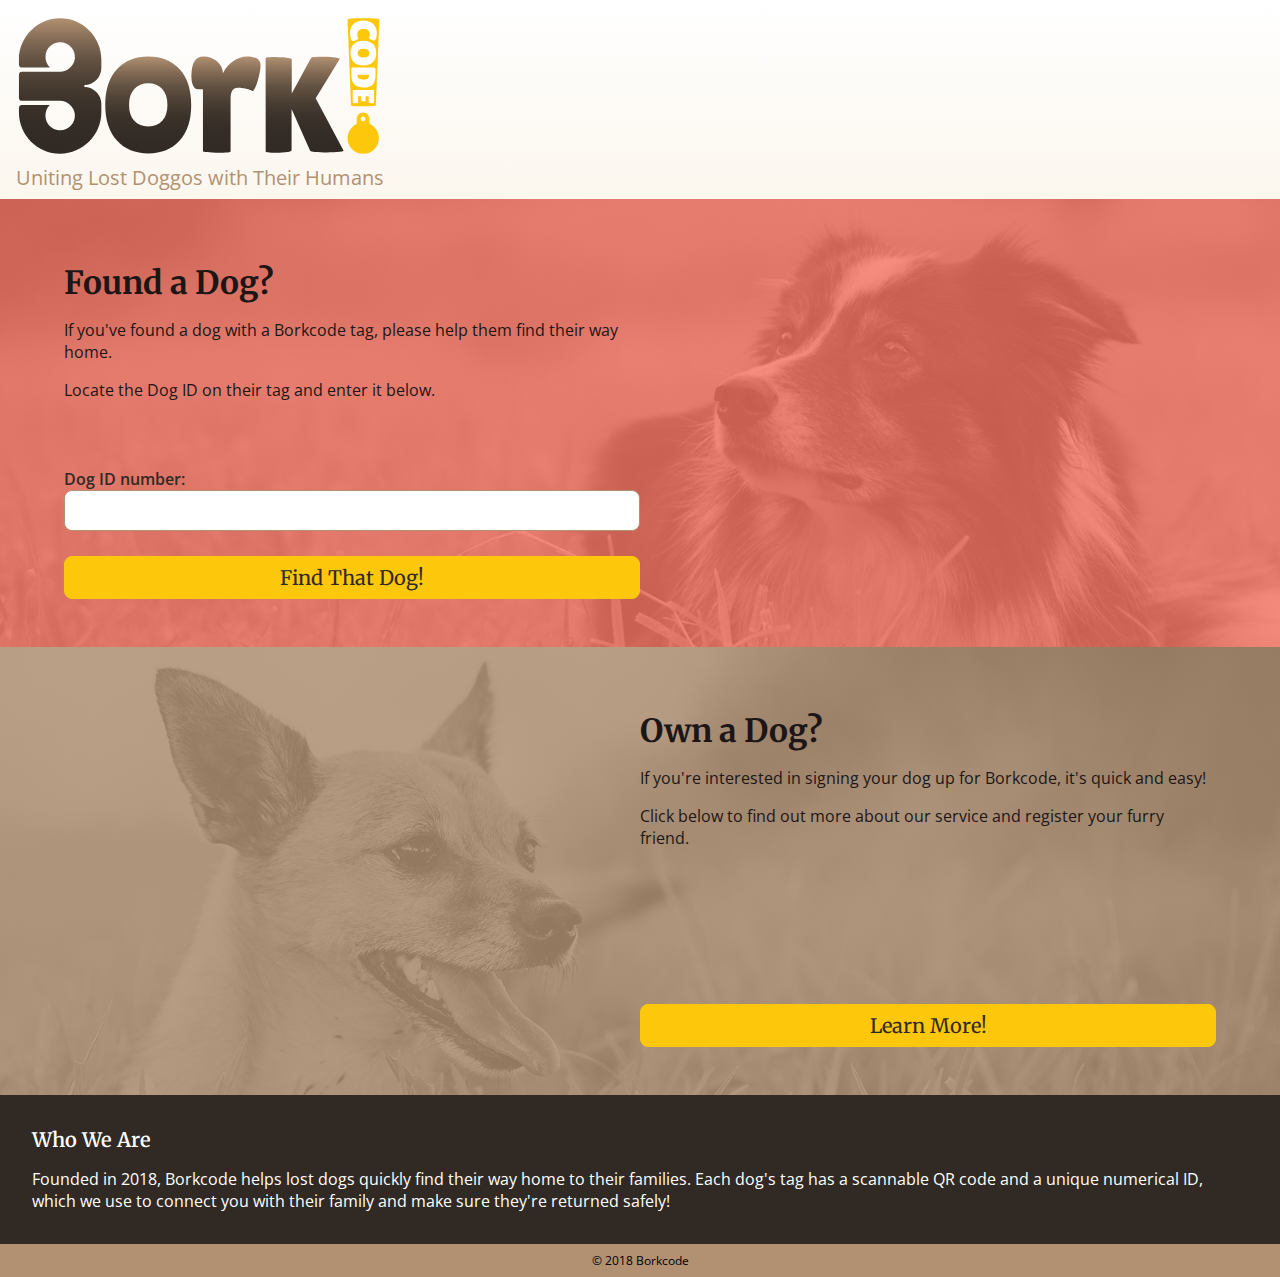
<file: index.html>
<!DOCTYPE html>
<html lang="en">
<head>
  <title>Borkcode</title>
  <meta charset="utf-8">
  <meta name="viewport" content="width=device-width, initial-scale=1">
  <!-- Favicon -->
  <link rel="shortcut icon" type="image/png" href="https://borkcode.com/favicon.png">
  <!-- Stylesheets -->
  <link href="https://fonts.googleapis.com/css?family=Merriweather:900" rel="stylesheet">
  <link href="https://fonts.googleapis.com/css?family=Open+Sans:400,600" rel="stylesheet">
  <link rel="stylesheet" href="styles/index.css" type="text/css">
</head>
<body>
  <article>
    
    <header>
      <h1><a href="index.html"><img src="images/logo.svg" alt="Borkcode logo" id="logo"></a></h1>
      <h2>Uniting Lost Doggos with Their Humans</h2>
    </header>

    <!-- Form fields here -->
    <form id="register" name="register">
      <h3>Own a Dog?</h3>
      <p>If you're interested in signing your dog up for Borkcode, it's quick and easy!</p>
      <p>Click below to find out more about our service and register your furry friend.</p>
      <button id="learn">Learn More!</button>
    </form>
    <form id="foundDog" name="foundDog">
      <h3>Found a Dog?</h3>
      <p>If you've found a dog with a Borkcode tag, please help them find their way home.</p>
      <p>Locate the Dog ID on their tag and enter it below.</p>
      <label>Dog ID number:
        <input name="dogId" type="number" required>
      </label>
      <div id="message"></div>
      <button id="submit">Find That Dog!</button>
    </form>
    
    <aside>
      <h4>Who We Are</h4>
      <p>Founded in 2018, Borkcode helps lost dogs quickly find their way home to their families. Each dog's tag has a scannable QR code and a unique numerical ID, which we use to connect you with their family and make sure they're returned safely!</p>
    </aside>

  </article>
  <footer>
    <p>&copy; 2018 Borkcode</p>
  </footer>
<script src="js/found.js"></script>
</body>
</html>
</file>
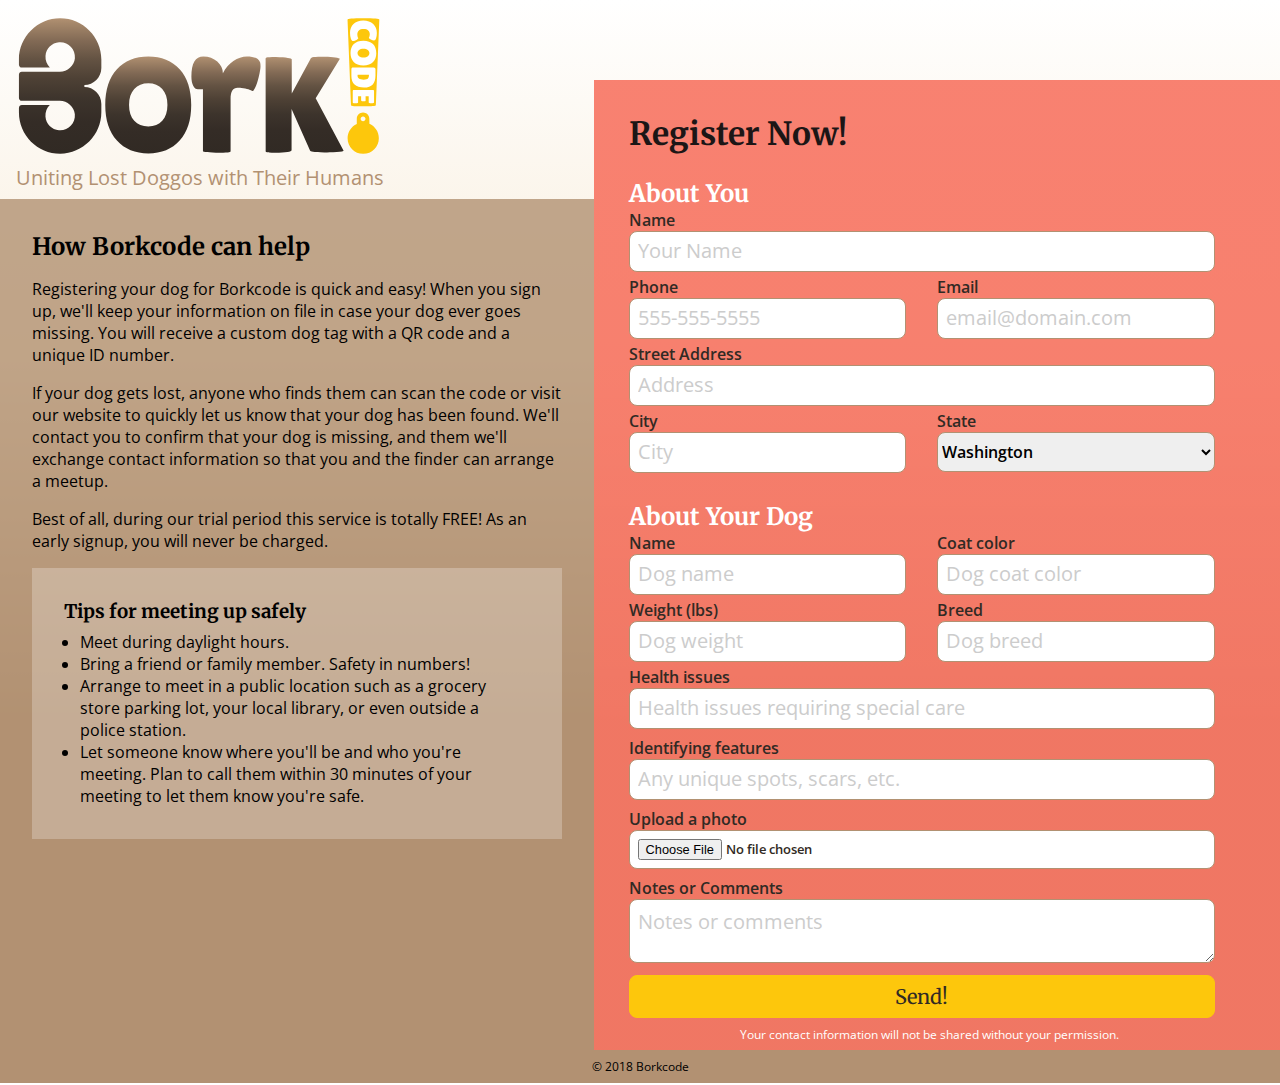
<file: register.html>
<!DOCTYPE html>
<html lang="en">
<head>
  <title>Borkcode</title>
  <meta charset="utf-8">
  <meta name="viewport" content="width=device-width, initial-scale=1">
  <!-- Favicon -->
  <link rel="shortcut icon" type="image/png" href="https://borkcode.com/favicon.png">
  <!-- Stylesheets -->
  <link href="https://fonts.googleapis.com/css?family=Merriweather:900" rel="stylesheet">
  <link href="https://fonts.googleapis.com/css?family=Open+Sans:400,600" rel="stylesheet">
  <link rel="stylesheet" href="styles/register.css" type="text/css">
  <!-- Vue -->
</head>
<body>
  <article>
    <header>
      <h1><a href="index.html"><img src="images/logo.svg" alt="Borkcode logo" id="logo"></a></h1>
      <h2>Uniting Lost Doggos with Their Humans</h2>
    </header>
    
    <section>
      <h5>How Borkcode can help</h5>
      <p>Registering your dog for Borkcode is quick and easy! When you sign up, we'll keep your information on file in case your dog ever goes missing. You will receive a custom dog tag with a QR code and a unique ID number.</p>
      <p>If your dog gets lost, anyone who finds them can scan the code or visit our website to quickly let us know that your dog has been found. We'll contact you to confirm that your dog is missing, and them we'll exchange contact information so that you and the finder can arrange a meetup.</p>
      <p>Best of all, during our trial period this service is totally FREE! As an early signup, you will never be charged.</p>
      
      <ul id="safety">
        <li><h6>Tips for meeting up safely</h6></li>
        <li>Meet during daylight hours.</li>
        <li>Bring a friend or family member. Safety in numbers!</li>
        <li>Arrange to meet in a public location such as a grocery store parking lot, your local library, or even outside a police station.</li>
        <li>Let someone know where you'll be and who you're meeting. Plan to call them within 30 minutes of your meeting to let them know you're safe.</li>
      </ul>
    </section>
    
    <!-- Form fields here -->
    <form method="POST" name="regForm" id="regForm">
      <h3>Register Now!</h3>
      <h4>About You</h4>
      <label class="full">Name
        <input type="text" name="name" placeholder="Your Name" required>
      </label>
      <label class="left">Phone
        <input type="tel" name="phone" placeholder="555-555-5555" required>
      </label>
      <label class="right">Email
        <input type="email" name="email" placeholder="email@domain.com" required>
      </label>
      <label class="full">Street Address
        <input type="text" name="street" placeholder="Address" required>
      </label>
      <label class="left">City
        <input type="text" name="city" placeholder="City" required>
      </label>
      <label class="right">State
        <select name="state">
          <option value="AL">Alabama</option>
          <option value="AK">Alaska</option>
          <option value="AZ">Arizona</option>
          <option value="AR">Arkansas</option>
          <option value="CA">California</option>
          <option value="CO">Colorado</option>
          <option value="CT">Connecticut</option>
          <option value="DE">Delaware</option>
          <option value="DC">District Of Columbia</option>
          <option value="FL">Florida</option>
          <option value="GA">Georgia</option>
          <option value="HI">Hawaii</option>
          <option value="ID">Idaho</option>
          <option value="IL">Illinois</option>
          <option value="IN">Indiana</option>
          <option value="IA">Iowa</option>
          <option value="KS">Kansas</option>
          <option value="KY">Kentucky</option>
          <option value="LA">Louisiana</option>
          <option value="ME">Maine</option>
          <option value="MD">Maryland</option>
          <option value="MA">Massachusetts</option>
          <option value="MI">Michigan</option>
          <option value="MN">Minnesota</option>
          <option value="MS">Mississippi</option>
          <option value="MO">Missouri</option>
          <option value="MT">Montana</option>
          <option value="NE">Nebraska</option>
          <option value="NV">Nevada</option>
          <option value="NH">New Hampshire</option>
          <option value="NJ">New Jersey</option>
          <option value="NM">New Mexico</option>
          <option value="NY">New York</option>
          <option value="NC">North Carolina</option>
          <option value="ND">North Dakota</option>
          <option value="OH">Ohio</option>
          <option value="OK">Oklahoma</option>
          <option value="OR">Oregon</option>
          <option value="PA">Pennsylvania</option>
          <option value="RI">Rhode Island</option>
          <option value="SC">South Carolina</option>
          <option value="SD">South Dakota</option>
          <option value="TN">Tennessee</option>
          <option value="TX">Texas</option>
          <option value="UT">Utah</option>
          <option value="VT">Vermont</option>
          <option value="VA">Virginia</option>
          <option value="WA" selected>Washington</option>
          <option value="WV">West Virginia</option>
          <option value="WI">Wisconsin</option>
          <option value="WY">Wyoming</option>
        </select>
      </label>
      <h4>About Your Dog</h4>
      <label class="left">Name
        <input type="text" name="dog" placeholder="Dog name" required>
      </label>
      <label class="right">Coat color
        <input type="text" name="color" placeholder="Dog coat color" required>
      </label>
      <label class="left">Weight (lbs)
        <input type="number" name="weight" placeholder="Dog weight" required>
      </label>
      <label class="right">Breed
        <input type="text" name="breed" placeholder="Dog breed" required>
      </label>
      <label class="full">Health issues
        <input type="text" name="health" placeholder="Health issues requiring special care">
      </label>
      <label class="full">Identifying features
        <input type="text" name="features" placeholder="Any unique spots, scars, etc.">
      </label>
      <label class="full">Upload a photo
        <input type="file" name="image" accept="image/x-png,image/gif,image/jpeg">
      </label>
      <label class="full">Notes or Comments
        <textarea name="notes" placeholder="Notes or comments"></textarea>
      </label>
      <input type="hidden" name="_next" value="https://borkcode.com/success.html">
      <input type="hidden" name="_subject" value="New Borkcode registration">
      <div id="message"></div>
      <button>Send!</button>
      <small>Your contact information will not be shared without your permission.</small>
    </form>
    
  </article>
  <footer>
    <p>&copy; 2018 Borkcode</p>
  </footer>
<script src="js/register.js"></script>
</body>
</html>
</file>
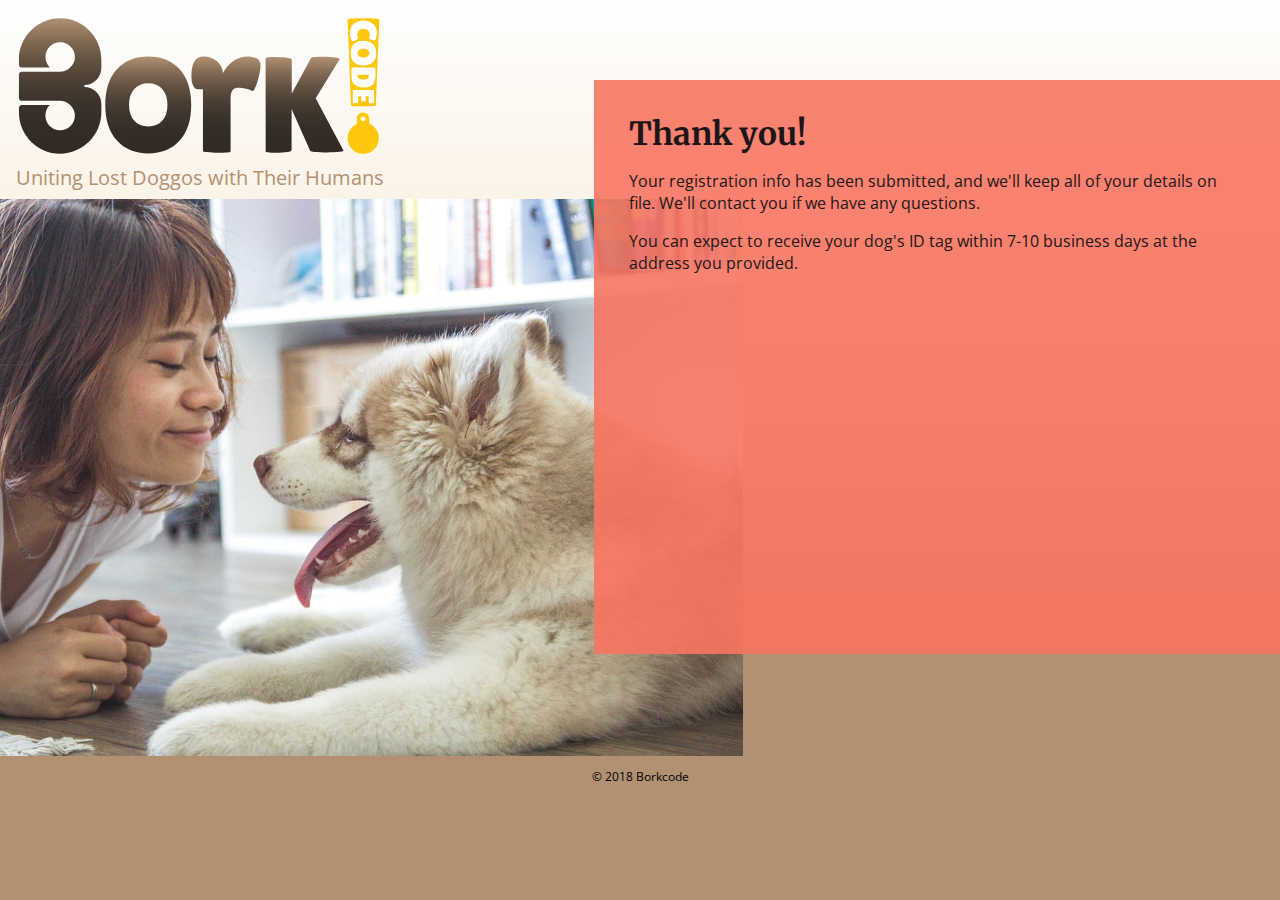
<file: success.html>
<!DOCTYPE html>
<html lang="en">
<head>
  <title>Borkcode</title>
  <meta charset="utf-8">
  <meta name="viewport" content="width=device-width, initial-scale=1">
  <!-- Favicon -->
  <link rel="shortcut icon" type="image/png" href="https://borkcode.com/favicon.png">
  <!-- Stylesheets -->
  <link href="https://fonts.googleapis.com/css?family=Merriweather:900" rel="stylesheet">
  <link href="https://fonts.googleapis.com/css?family=Open+Sans:400,600" rel="stylesheet">
  <link rel="stylesheet" href="styles/thanks.css" type="text/css">
</head>
<body>
  <article>
    <header>
      <h1><a href="index.html"><img src="images/logo.svg" alt="Borkcode logo" id="logo"></a></h1>
      <h2>Uniting Lost Doggos with Their Humans</h2>
    </header>
    
    <figure id="dog-photo">
      <img src="images/thanks.jpg" alt="Dog photo">
    </figure>
    
    <section>
      <h3>Thank you!</h3>
      <p>Your registration info has been submitted, and we'll keep all of your details on file. We'll contact you if we have any questions.</p>
      <p>You can expect to receive your dog's ID tag within 7-10 business days at the address you provided.</p>
    </section>

  </article>
  <footer>
    <p>&copy; 2018 Borkcode</p>
  </footer>
</body>
</html>
</file>
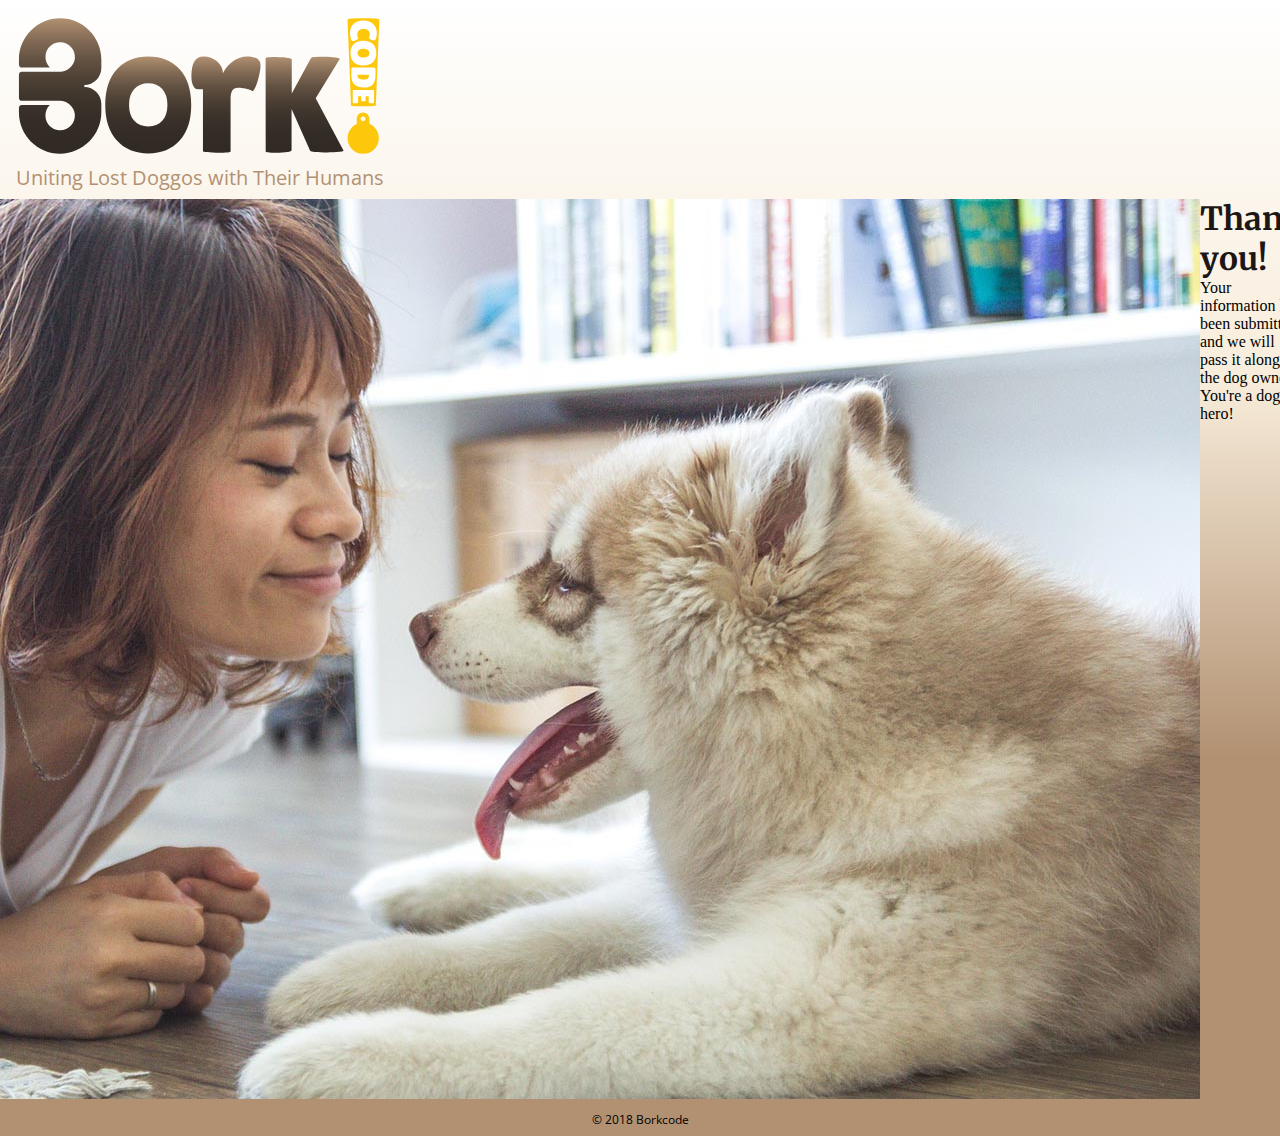
<file: thanks.html>
<!DOCTYPE html>
<html lang="en">
<head>
  <title>Borkcode</title>
  <meta charset="utf-8">
  <meta name="viewport" content="width=device-width, initial-scale=1">
  <!-- Favicon -->
  <link rel="shortcut icon" type="image/png" href="https://borkcode.com/favicon.png">
  <!-- Stylesheets -->
  <link href="https://fonts.googleapis.com/css?family=Merriweather:900" rel="stylesheet">
  <link href="https://fonts.googleapis.com/css?family=Open+Sans:400,600" rel="stylesheet">
  <link rel="stylesheet" href="styles/stylesheet.css" type="text/css">
</head>
<body>
  <article>
    <header>
      <h1><a href="index.html"><img src="images/logo.svg" alt="Borkcode logo" id="logo"></a></h1>
      <h2>Uniting Lost Doggos with Their Humans</h2>
    </header>
    
    <figure id="dog-photo">
      <img src="images/thanks.jpg" alt="Dog photo">
    </figure>
    
    <section>
      <h3>Thank you!</h3>
      <p>Your information has been submitted, and we will pass it along to the dog owner. You're a dog hero!</p>
    </section>

  </article>
  <footer>
    <p>&copy; 2018 Borkcode</p>
  </footer>
</body>
</html>
</file>
<file: styles/index.css>
* {
  padding: 0;
  margin: 0;
  -webkit-box-sizing: border-box;
          box-sizing: border-box; }

body {
  background-image: -webkit-gradient(linear, left top, left bottom, from(#ffffff), color-stop(#f8eddb), color-stop(#b29172), to(#b29172));
  background-image: linear-gradient(#ffffff, #f8eddb, #b29172, #b29172);
  min-height: 100vh; }

a {
  cursor: url("../images/paw.png"), auto; }

header {
  grid-column: 1 / 9;
  grid-row: 1 / 3;
  width: 100%;
  position: relative;
  padding-top: 1rem; }

#logo {
  display: block;
  width: 70%;
  max-width: 25rem;
  height: 70%;
  padding: 0 1rem .5rem;
  margin-right: auto; }

h2 {
  display: inline-block;
  color: #b29172;
  font-family: 'Open Sans', sans-serif;
  font-weight: 400;
  font-size: 1rem;
  padding: 0 1rem .5rem; }

article {
  display: grid;
  grid-template-columns: 1fr 1fr 1fr 1fr 1fr 1fr 1fr 1fr;
  grid-template-rows: 5rem auto auto auto auto auto auto auto; }

#register {
  min-height: 22rem;
  background: -webkit-gradient(linear, left top, left bottom, from(rgba(178, 145, 114, 0.9)), to(rgba(178, 145, 114, 0.9))), url("../images/register-600.jpg");
  background: linear-gradient(rgba(178, 145, 114, 0.9), rgba(178, 145, 114, 0.9)), url("../images/register-600.jpg");
  background-size: cover;
  background-position: center;
  grid-column: 1 / 9;
  grid-row: 6 / 8;
  padding: 5%;
  font-family: 'Open Sans', sans-serif;
  color: #312a24;
  font-size: 1rem;
  position: relative; }
  #register button {
    font-family: 'Merriweather', serif;
    width: 95%;
    padding: .5rem;
    font-size: 1.25rem;
    margin: 1.5rem 5% 5% 0;
    border: 1px solid #fdc70c;
    border-radius: .5rem;
    background-color: #fdc70c;
    color: #312a24; }
    #register button:hover {
      background-color: #312a24;
      color: #fdc70c;
      outline: none;
      cursor: url("../images/paw.png"), auto; }
    #register button:focus {
      outline: none; }
    #register button:active {
      border: 1px solid #fdc70c;
      color: #f8eddb; }

#foundDog {
  min-height: 22rem;
  background: -webkit-gradient(linear, left top, left bottom, from(rgba(247, 116, 98, 0.9)), to(rgba(247, 116, 98, 0.9))), url("../images/found-600.jpg");
  background: linear-gradient(rgba(247, 116, 98, 0.9), rgba(247, 116, 98, 0.9)), url("../images/found-600.jpg");
  background-size: cover;
  background-position: center;
  grid-column: 1 / 9;
  grid-row: 4 / 6;
  padding: 5%;
  font-family: 'Open Sans', sans-serif;
  color: #312a24;
  font-size: 1rem;
  position: relative; }
  #foundDog button {
    font-family: 'Merriweather', serif;
    width: 95%;
    padding: .5rem;
    font-size: 1.25rem;
    margin: .5rem 5% 5% 0;
    border: 1px solid #fdc70c;
    border-radius: .5rem;
    background-color: #fdc70c;
    color: #312a24;
    position: relative; }
    #foundDog button:hover {
      background-color: #312a24;
      color: #fdc70c;
      outline: none;
      cursor: url("../images/paw.png"), auto; }
    #foundDog button:focus {
      outline: none; }
    #foundDog button:active {
      border: 1px solid #fdc70c;
      color: #f8eddb; }

h3 {
  font-family: 'Merriweather', serif;
  font-size: 2rem;
  color: #1c1616; }

form p {
  padding-top: 1rem;
  color: #1c1616; }

label {
  width: 95%;
  display: block;
  font-weight: 600;
  font-size: 1rem;
  margin: .5rem 5% .25rem 0; }

label:first-of-type {
  padding-top: 1rem; }

input {
  display: block;
  width: 100%;
  font-size: 1.25rem;
  padding: .5rem;
  border-radius: .5rem;
  border: 1px solid #b29172; }

input::-webkit-input-placeholder, textarea::-webkit-input-placeholder {
  color: #cccccc;
  font-family: 'Open Sans', sans-serif;
  font-size: 1.25rem; }

input:-ms-input-placeholder, textarea:-ms-input-placeholder {
  color: #cccccc;
  font-family: 'Open Sans', sans-serif;
  font-size: 1.25rem; }

input::-ms-input-placeholder, textarea::-ms-input-placeholder {
  color: #cccccc;
  font-family: 'Open Sans', sans-serif;
  font-size: 1.25rem; }

input::placeholder, textarea::placeholder {
  color: #cccccc;
  font-family: 'Open Sans', sans-serif;
  font-size: 1.25rem; }

small {
  font-size: .75rem;
  color: #fdc70c;
  text-align: center;
  display: block; }

#message {
  font-size: .88rem;
  color: #fdc70c; }

aside {
  background-color: #312a24;
  grid-column: 1 / 9;
  grid-row: 8 / 9;
  z-index: 2;
  font-family: 'Open Sans', sans-serif;
  position: relative;
  padding: 2rem;
  border-spacing: 0;
  color: white; }

h4 {
  font-family: 'Merriweather', serif;
  font-size: 1.25rem;
  font-weight: 600;
  color: white; }

h4 + p {
  padding-top: 1rem; }

footer {
  font-family: 'Open Sans', sans-serif;
  font-size: .75rem;
  text-align: center;
  padding: .5rem; }

@media (min-width: 600px) {
  #logo {
    width: 100%;
    max-width: 25rem;
    height: 100%; }

  h2 {
    font-size: 1.22rem; }

  #foundDog {
    min-height: 25rem;
    background: -webkit-gradient(linear, left top, left bottom, from(rgba(247, 116, 98, 0.8)), to(rgba(247, 116, 98, 0.8))), url("../images/found.jpg");
    background: linear-gradient(rgba(247, 116, 98, 0.8), rgba(247, 116, 98, 0.8)), url("../images/found.jpg");
    background-size: cover;
    background-position: right top;
    padding-right: 50%; }
    #foundDog label {
      width: 90%;
      position: absolute;
      bottom: 6.5rem; }
    #foundDog button {
      width: 90%;
      position: absolute;
      bottom: 0; }

  #register {
    min-height: 25rem;
    background: -webkit-gradient(linear, left top, left bottom, from(rgba(178, 145, 114, 0.8)), to(rgba(178, 145, 114, 0.8))), url("../images/register.jpg");
    background: linear-gradient(rgba(178, 145, 114, 0.8), rgba(178, 145, 114, 0.8)), url("../images/register.jpg");
    background-size: cover;
    background-position: left top;
    padding-left: 50%; }
    #register button {
      width: 90%;
      margin-left: -45%;
      position: absolute;
      bottom: 0; }

  #message {
    position: absolute;
    bottom: 5.4rem; } }
@media (min-width: 850px) {
  #foundDog {
    min-height: 28rem;
    padding-right: 50%; }
    #foundDog label {
      width: 45%;
      margin-bottom: .75rem; }
    #foundDog button {
      width: 45%;
      margin: 1.5rem 5% 3rem 0; }
    #foundDog #message {
      margin-bottom: .5rem; }

  #register {
    min-height: 28rem;
    padding-left: 50%; }
    #register button {
      width: 45%;
      margin: 1.5rem 5% 3rem 0; } }

/*# sourceMappingURL=index.css.map */
</file>
<file: styles/register.css>
* {
  padding: 0;
  margin: 0;
  -webkit-box-sizing: border-box;
          box-sizing: border-box; }

body {
  background-image: -webkit-gradient(linear, left top, left bottom, from(#ffffff), color-stop(#f8eddb), color-stop(#b29172), to(#b29172));
  background-image: linear-gradient(#ffffff, #f8eddb, #b29172, #b29172);
  min-height: 100vh; }

a {
  cursor: url("../images/paw.png"), auto; }

header {
  grid-column: 1 / 9;
  grid-row: 1 / 3;
  width: 100%;
  position: relative;
  padding-top: 1rem; }

#logo {
  display: block;
  width: 70%;
  max-width: 25rem;
  height: 70%;
  padding: 0 1rem .5rem;
  margin-right: auto; }

h2 {
  display: inline-block;
  color: #b29172;
  font-family: 'Open Sans', sans-serif;
  font-weight: 400;
  font-size: 1rem;
  padding: 0 1rem .5rem; }

article {
  display: grid;
  grid-template-columns: 1fr 1fr 1fr 1fr 1fr 1fr 1fr 1fr;
  grid-template-rows: 5rem auto auto auto 2rem auto auto auto; }

section {
  grid-column: 1 / 9;
  grid-row: 3 / 6;
  padding: 2rem;
  margin-top: 0;
  background-color: rgba(178, 145, 114, 0.8); }
  section h5 {
    font-family: 'Merriweather', serif;
    font-size: 1.5rem; }
  section p {
    font-family: 'Open Sans', sans-serif;
    margin-top: 1rem; }

#regForm {
  min-height: 22rem;
  background: -webkit-gradient(linear, left top, left bottom, from(rgba(247, 116, 98, 0.9)), to(rgba(247, 116, 98, 0.9)));
  background: linear-gradient(rgba(247, 116, 98, 0.9), rgba(247, 116, 98, 0.9));
  background-size: cover;
  background-position: center;
  grid-column: 1 / 9;
  grid-row: 7 / 9;
  padding: 5%;
  font-family: 'Open Sans', sans-serif;
  color: #312a24;
  font-size: 1rem;
  position: relative; }
  #regForm button {
    font-family: 'Merriweather', serif;
    width: 95%;
    padding: .5rem;
    font-size: 1.25rem;
    margin: .5rem 5% .5rem 0;
    border: 1px solid #fdc70c;
    border-radius: .5rem;
    background-color: #fdc70c;
    color: #312a24;
    position: relative; }
    #regForm button:hover {
      background-color: #312a24;
      color: #fdc70c;
      outline: none;
      cursor: url("../images/paw.png"), auto; }
    #regForm button:focus {
      outline: none; }
    #regForm button:active {
      border: 1px solid #fdc70c;
      color: #f8eddb; }

h3 {
  font-family: 'Merriweather', serif;
  font-size: 2rem;
  color: #1c1616; }

form p {
  padding-top: 1rem;
  color: #1c1616; }

h4 {
  font-family: 'Merriweather', serif;
  font-size: 1.5rem;
  color: white;
  clear: both;
  padding-top: 1.5rem; }
  h4:first-of-type {
    margin-bottom: -1.25rem; }

label {
  width: 95%;
  display: block;
  font-weight: 600;
  font-size: 1rem;
  margin: .5rem 0 .25rem 0; }

label:first-of-type {
  padding-top: 1rem; }

input {
  display: block;
  width: 100%;
  font-size: 1.25rem;
  padding: .5rem;
  border-radius: .5rem;
  border: 1px solid #b29172; }

input[type="file"] {
  background-color: white;
  font-family: 'Open Sans', sans-serif;
  font-size: .8rem;
  font-weight: 600; }

select {
  display: block;
  width: 100%;
  font-size: 1.25rem;
  border-radius: .5rem;
  border: 1px solid #b29172;
  font: inherit;
  height: 2.5rem; }

ul {
  padding: 2rem 3rem;
  margin-top: 1rem;
  position: relative;
  left: -1rem;
  width: 100%;
  background-color: rgba(255, 255, 255, 0.25);
  font-family: 'Open Sans', sans-serif;
  margin-left: 1rem; }
  ul li:first-of-type {
    font-family: 'Merriweather', serif;
    list-style: none;
    margin-left: -1rem;
    font-size: 1.75rem;
    padding-bottom: .5rem; }

textarea {
  display: block;
  width: 100%;
  font-size: 1.25rem;
  padding: .5rem;
  border-radius: .5rem;
  border: 1px solid #b29172; }

input::-webkit-input-placeholder, textarea::-webkit-input-placeholder {
  color: #cccccc;
  font-family: 'Open Sans', sans-serif;
  font-size: 1.25rem; }

input:-ms-input-placeholder, textarea:-ms-input-placeholder {
  color: #cccccc;
  font-family: 'Open Sans', sans-serif;
  font-size: 1.25rem; }

input::-ms-input-placeholder, textarea::-ms-input-placeholder {
  color: #cccccc;
  font-family: 'Open Sans', sans-serif;
  font-size: 1.25rem; }

input::placeholder, textarea::placeholder {
  color: #cccccc;
  font-family: 'Open Sans', sans-serif;
  font-size: 1.25rem; }

small {
  font-size: .75rem;
  color: white;
  margin-right: 1rem;
  text-align: center;
  display: block; }

#message {
  font-size: .88rem;
  color: #fdc70c; }

footer {
  font-family: 'Open Sans', sans-serif;
  font-size: .75rem;
  text-align: center;
  padding: .5rem; }

@media (min-width: 600px) {
  #logo {
    width: 100%;
    max-width: 25rem;
    height: 100%; }

  h2 {
    font-size: 1.22rem; } }
@media (min-width: 700px) {
  article {
    grid-template-columns: 1fr 1fr 1fr 5rem 1fr 1fr 1fr 1fr;
    grid-template-rows: 5rem auto auto auto 2rem auto auto auto; }

  section {
    grid-column: 1 / 5;
    grid-row: 3 / 8; }

  #regForm {
    grid-column: 5 / 9;
    grid-row: 3 / 9; } }
@media (min-width: 825px) {
  section {
    overflow: visible; }

  #regForm {
    grid-column: 5 / 9;
    grid-row: 2 / 9; } }
@media (min-width: 1000px) {
  article {
    grid-template-columns: 1fr 1fr 1fr 5rem 1fr 1fr 1fr 1fr;
    grid-template-rows: 5rem auto auto auto auto auto auto auto; }

  #regForm {
    padding-bottom: 1%; }

  h4:first-of-type {
    margin-bottom: -1.5rem; }

  .left {
    display: inline-block;
    width: 45%;
    float: left;
    margin-right: 5%;
    margin-top: 0rem; }

  .right {
    display: inline-block;
    width: 45%;
    float: left;
    margin-top: 0rem; }
    .right:after {
      clear: both; }
    .right .full {
      clear: both;
      padding-top: 5rem; } }

/*# sourceMappingURL=register.css.map */
</file>
<file: styles/thanks.css>
* {
  padding: 0;
  margin: 0;
  -webkit-box-sizing: border-box;
          box-sizing: border-box; }

body {
  background-image: -webkit-gradient(linear, left top, left bottom, from(#ffffff), color-stop(#f8eddb), color-stop(#b29172), to(#b29172));
  background-image: linear-gradient(#ffffff, #f8eddb, #b29172, #b29172);
  min-height: 100vh; }

a {
  cursor: url("../images/paw.png"), auto; }

header {
  grid-column: 1 / 9;
  grid-row: 1 / 3;
  width: 100%;
  position: relative;
  padding-top: 1rem; }

#logo {
  display: block;
  width: 70%;
  max-width: 25rem;
  height: 70%;
  padding: 0 1rem .5rem;
  margin-right: auto; }

h2 {
  display: inline-block;
  color: #b29172;
  font-family: 'Open Sans', sans-serif;
  font-weight: 400;
  font-size: 1rem;
  padding: 0 1rem .5rem; }

article {
  display: grid;
  grid-template-columns: 1fr 1fr 1fr 1fr 1fr 1fr 1fr 1fr;
  grid-template-rows: 5rem auto auto auto 2rem auto auto auto; }

figure {
  grid-column: 1 / 9;
  grid-row: 3 / 6;
  overflow: hidden; }
  figure img {
    -o-object-fit: cover;
       object-fit: cover;
    -o-object-position: top left;
       object-position: top left;
    max-width: 125%; }

section {
  min-height: 22rem;
  background: rgba(247, 116, 98, 0.9);
  background-size: cover;
  background-position: center;
  padding: 5%;
  grid-column: 1 / 9;
  grid-row: 5 / 9;
  font-family: 'Open Sans', sans-serif;
  color: #1c1616;
  font-size: 1rem;
  position: relative; }
  section p {
    padding-top: 1rem; }
  section ol {
    margin-left: 1.25rem; }
  section h4 {
    font-family: 'Merriweather', serif;
    font-size: 1.2rem;
    margin-top: 1rem;
    background-color: rgba(255, 255, 255, 0.25);
    width: 100%;
    padding: 2rem 0 0 2rem; }
  section ol {
    background-color: rgba(255, 255, 255, 0.25);
    padding: 1rem 2rem 2rem 3rem;
    margin-left: 0;
    margin-bottom: .5rem;
    width: 100%; }
    section ol li {
      background-color: none;
      border-radius: none;
      display: list-item;
      width: 100%;
      padding: 0;
      margin: 0; }
  section textarea {
    font-family: 'Open Sans', sans-serif;
    display: block;
    border: none;
    resize: none;
    margin: .5rem 0;
    padding: .5rem;
    width: 100%;
    height: 2rem;
    font-size: .9rem;
    color: #312a24;
    border-radius: .5rem;
    background-color: white; }
  section button {
    font-family: 'Merriweather', serif;
    padding: .75rem .25rem;
    font-size: 1rem;
    display: inline-block;
    margin: .5rem 0;
    width: 48%;
    height: 3rem;
    border: 1px solid #fdc70c;
    border-radius: .5rem;
    background-color: #fdc70c; }
    section button:first-of-type {
      margin-right: 4%; }
    section button:hover {
      background-color: #312a24;
      color: #fdc70c;
      outline: none;
      cursor: url("../images/paw.png"), auto; }
    section button:focus {
      outline: none; }
    section button:active {
      border: 1px solid #fdc70c;
      color: #f8eddb; }
  section .selected {
    background-color: #312a24;
    color: white; }

h3 {
  font-family: 'Merriweather', serif;
  font-size: 2rem;
  color: #1c1616; }

footer {
  font-family: 'Open Sans', sans-serif;
  font-size: .75rem;
  text-align: center;
  padding: .5rem; }

@media (min-width: 600px) {
  #logo {
    width: 100%;
    max-width: 25rem;
    height: 100%; }

  h2 {
    font-size: 1.22rem; } }
@media (min-width: 700px) {
  article {
    grid-template-columns: 1fr 1fr 1fr 5rem 1fr 1fr 1fr 1fr;
    grid-template-rows: 5rem auto auto auto 2rem auto auto auto; }

  figure {
    grid-column: 1 / 5;
    grid-row: 3 / 9; }

  section {
    grid-column: 5 / 9;
    grid-row: 3 / 9; } }
@media (min-width: 825px) {
  figure {
    overflow: visible; }

  section {
    grid-column: 5 / 9;
    grid-row: 2 / 8; } }
@media (min-width: 1000px) {
  article {
    grid-template-columns: 1fr 1fr 1fr 5rem 1fr 1fr 1fr 1fr;
    grid-template-rows: 5rem auto auto auto 2rem auto auto auto; }

  section {
    padding-bottom: 1%; } }

/*# sourceMappingURL=thanks.css.map */
</file>
<file: styles/stylesheet.css>
* {
  padding: 0;
  margin: 0;
  -webkit-box-sizing: border-box;
          box-sizing: border-box; }

body {
  background-image: -webkit-gradient(linear, left top, left bottom, from(#ffffff), color-stop(#f8eddb), color-stop(#b29172), to(#b29172));
  background-image: linear-gradient(#ffffff, #f8eddb, #b29172, #b29172);
  min-height: 100vh; }

a {
  cursor: url("../images/paw.png"), auto; }

header {
  grid-column: 1 / 9;
  grid-row: 1 / 3;
  width: 100%;
  position: relative;
  padding-top: 1rem; }

#logo {
  display: block;
  width: 100%;
  max-width: 25rem;
  height: 100%;
  padding: 0 1rem .5rem;
  margin-right: auto; }

h2 {
  display: inline-block;
  color: #b29172;
  font-family: 'Open Sans', sans-serif;
  font-weight: 400;
  font-size: 1.22rem;
  padding: 0 1rem .5rem; }

article {
  display: grid;
  grid-template-columns: 1fr 1fr 1fr 1fr 1fr 1fr 1fr 1fr;
  grid-template-rows: 5rem auto auto auto auto auto auto auto; }

#register {
  min-height: 22rem;
  background: -webkit-gradient(linear, left top, left bottom, from(rgba(178, 145, 114, 0.9)), to(rgba(178, 145, 114, 0.9))), url("../images/register-600.jpg");
  background: linear-gradient(rgba(178, 145, 114, 0.9), rgba(178, 145, 114, 0.9)), url("../images/register-600.jpg");
  background-size: cover;
  background-position: center;
  grid-column: 1 / 9;
  grid-row: 6 / 8;
  padding: 5%;
  font-family: 'Open Sans', sans-serif;
  color: #312a24;
  font-size: 1rem;
  position: relative; }
  #register button {
    font-family: 'Merriweather', serif;
    width: 95%;
    padding: .5rem;
    font-size: 1.25rem;
    margin: 1.5rem 5% 5% 0;
    border: 1px solid #fdc70c;
    border-radius: .5rem;
    background-color: #fdc70c;
    color: #312a24; }
    #register button:hover {
      background-color: #312a24;
      color: #fdc70c;
      outline: none;
      cursor: url("../images/paw.png"), auto; }
    #register button:focus {
      outline: none; }
    #register button:active {
      border: 1px solid #fdc70c;
      color: #f8eddb; }

#foundDog {
  min-height: 22rem;
  background: -webkit-gradient(linear, left top, left bottom, from(rgba(247, 116, 98, 0.9)), to(rgba(247, 116, 98, 0.9))), url("../images/found-600.jpg");
  background: linear-gradient(rgba(247, 116, 98, 0.9), rgba(247, 116, 98, 0.9)), url("../images/found-600.jpg");
  background-size: cover;
  background-position: center;
  grid-column: 1 / 9;
  grid-row: 4 / 6;
  padding: 5%;
  font-family: 'Open Sans', sans-serif;
  color: #312a24;
  font-size: 1rem;
  position: relative; }
  #foundDog button {
    font-family: 'Merriweather', serif;
    width: 95%;
    padding: .5rem;
    font-size: 1.25rem;
    margin: .5rem 5% 5% 0;
    border: 1px solid #fdc70c;
    border-radius: .5rem;
    background-color: #fdc70c;
    color: #312a24;
    position: relative; }
    #foundDog button:hover {
      background-color: #312a24;
      color: #fdc70c;
      outline: none;
      cursor: url("../images/paw.png"), auto; }
    #foundDog button:focus {
      outline: none; }
    #foundDog button:active {
      border: 1px solid #fdc70c;
      color: #f8eddb; }

h3 {
  font-family: 'Merriweather', serif;
  font-size: 2rem;
  color: #1c1616; }

form p {
  padding-top: 1rem;
  color: #1c1616; }

label {
  width: 95%;
  display: block;
  font-weight: 600;
  font-size: 1rem;
  margin: .5rem 5% .25rem 0; }

label:first-of-type {
  padding-top: 1rem; }

input {
  display: block;
  width: 100%;
  font-size: 1.25rem;
  padding: .5rem;
  border-radius: .5rem;
  border: 1px solid #b29172; }

input::-webkit-input-placeholder, textarea::-webkit-input-placeholder {
  color: #cccccc; }

input:-ms-input-placeholder, textarea:-ms-input-placeholder {
  color: #cccccc; }

input::-ms-input-placeholder, textarea::-ms-input-placeholder {
  color: #cccccc; }

input::placeholder, textarea::placeholder {
  color: #cccccc; }

small {
  font-size: .75rem;
  color: #fdc70c;
  text-align: center;
  display: block; }

#message {
  font-size: .88rem;
  color: #fdc70c; }

aside {
  background-color: #312a24;
  grid-column: 1 / 9;
  grid-row: 8 / 9;
  z-index: 2;
  font-family: 'Open Sans', sans-serif;
  position: relative;
  padding: 2rem;
  border-spacing: 0;
  color: white; }

h4 {
  font-family: 'Merriweather', serif;
  font-size: 1.25rem;
  font-weight: 600;
  color: white; }

h4 + p {
  padding-top: 1rem; }

footer {
  font-family: 'Open Sans', sans-serif;
  font-size: .75rem;
  text-align: center;
  padding: .5rem; }

@media (min-width: 600px) {
  #foundDog {
    min-height: 25rem;
    background: -webkit-gradient(linear, left top, left bottom, from(rgba(247, 116, 98, 0.8)), to(rgba(247, 116, 98, 0.8))), url("../images/found.jpg");
    background: linear-gradient(rgba(247, 116, 98, 0.8), rgba(247, 116, 98, 0.8)), url("../images/found.jpg");
    background-size: cover;
    background-position: right top;
    padding-right: 50%; }
    #foundDog label {
      width: 90%;
      position: absolute;
      bottom: 6.5rem; }
    #foundDog button {
      width: 90%;
      position: absolute;
      bottom: 0; }

  #register {
    min-height: 25rem;
    background: -webkit-gradient(linear, left top, left bottom, from(rgba(178, 145, 114, 0.8)), to(rgba(178, 145, 114, 0.8))), url("../images/register.jpg");
    background: linear-gradient(rgba(178, 145, 114, 0.8), rgba(178, 145, 114, 0.8)), url("../images/register.jpg");
    background-size: cover;
    background-position: left top;
    padding-left: 50%; }
    #register button {
      width: 90%;
      margin-left: -45%;
      position: absolute;
      bottom: 0; }

  #message {
    position: absolute;
    bottom: 5.4rem; } }
@media (min-width: 850px) {
  #foundDog {
    min-height: 28rem;
    padding-right: 50%; }
    #foundDog label {
      width: 45%;
      margin-bottom: .75rem; }
    #foundDog button {
      width: 45%;
      margin: 1.5rem 5% 3rem 0; }
    #foundDog #message {
      margin-bottom: .5rem; }

  #register {
    min-height: 28rem;
    padding-left: 50%; }
    #register button {
      width: 45%;
      margin: 1.5rem 5% 3rem 0; } }

/*# sourceMappingURL=stylesheet.css.map */
</file>
